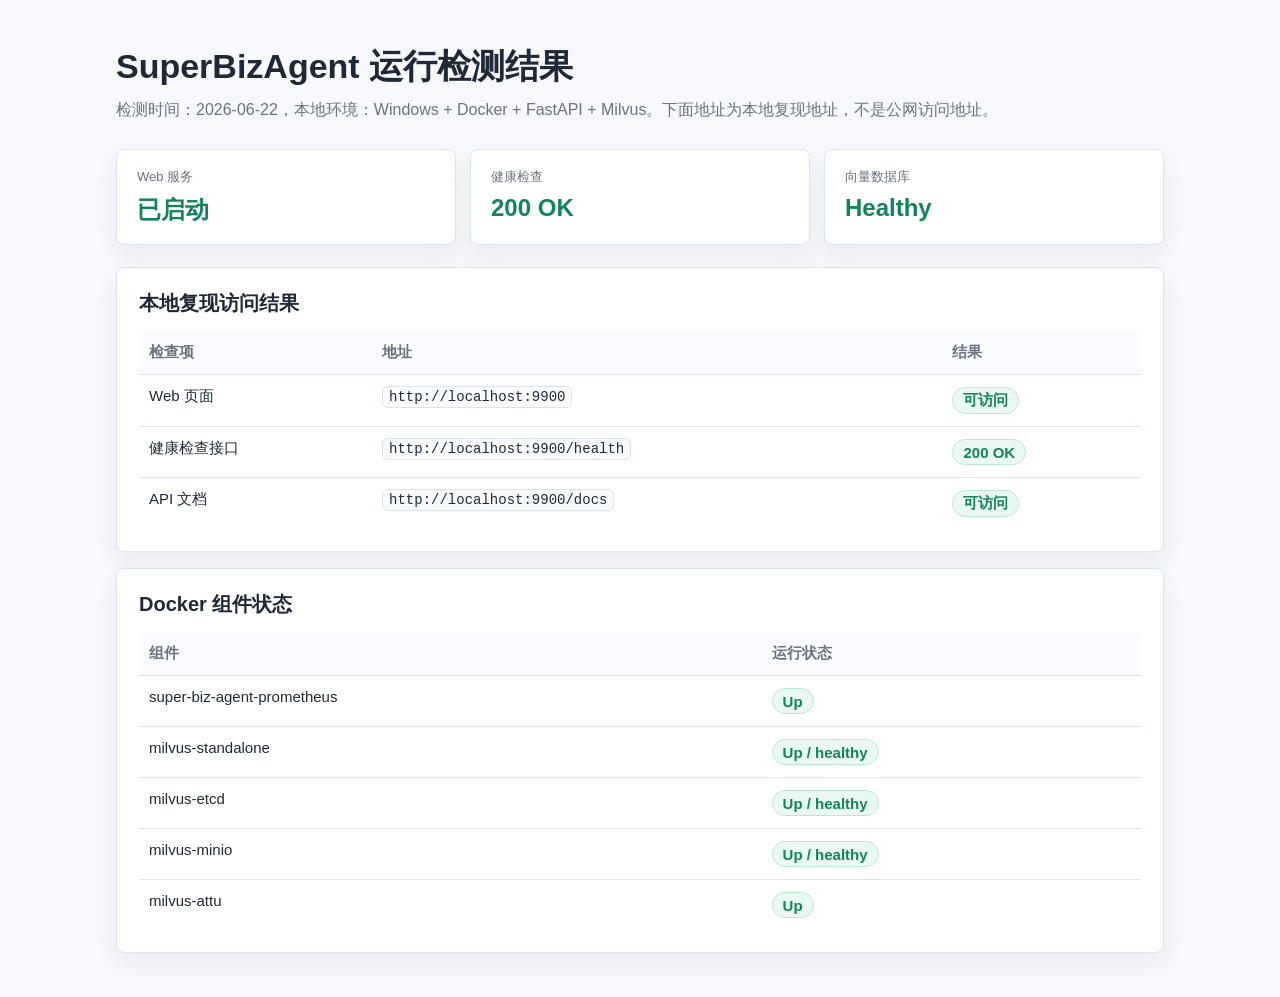
<file: reports/run_status.html>
<!doctype html>
<html lang="zh-CN">
<head>
  <meta charset="utf-8">
  <meta name="viewport" content="width=device-width, initial-scale=1">
  <title>SuperBizAgent 运行检测结果</title>
  <style>
    :root {
      color-scheme: light;
      --bg: #f6f8fb;
      --panel: #ffffff;
      --text: #1f2937;
      --muted: #6b7280;
      --line: #dbe3ef;
      --ok: #11845b;
      --blue: #2563eb;
    }

    * { box-sizing: border-box; }

    body {
      margin: 0;
      min-height: 100vh;
      background: var(--bg);
      color: var(--text);
      font-family: Arial, sans-serif;
    }

    .page {
      max-width: 1120px;
      margin: 0 auto;
      padding: 44px 36px;
    }

    h1 {
      margin: 0 0 10px;
      font-size: 34px;
      font-weight: 760;
      letter-spacing: 0;
    }

    .subtitle {
      margin: 0 0 28px;
      color: var(--muted);
      font-size: 16px;
    }

    .summary {
      display: grid;
      grid-template-columns: repeat(3, minmax(0, 1fr));
      gap: 14px;
      margin-bottom: 22px;
    }

    .metric,
    .panel {
      background: var(--panel);
      border: 1px solid var(--line);
      border-radius: 8px;
      box-shadow: 0 10px 24px rgba(31, 41, 55, 0.06);
    }

    .metric {
      padding: 18px 20px;
    }

    .metric-label {
      color: var(--muted);
      font-size: 13px;
      margin-bottom: 8px;
    }

    .metric-value {
      font-size: 24px;
      font-weight: 760;
    }

    .ok { color: var(--ok); }
    .blue { color: var(--blue); }

    .panel {
      padding: 22px;
      margin-top: 16px;
    }

    h2 {
      margin: 0 0 14px;
      font-size: 20px;
    }

    table {
      width: 100%;
      border-collapse: collapse;
      font-size: 15px;
    }

    th,
    td {
      padding: 12px 10px;
      border-bottom: 1px solid var(--line);
      text-align: left;
      vertical-align: top;
    }

    th {
      color: var(--muted);
      font-weight: 650;
      background: #f9fbfe;
    }

    tr:last-child td { border-bottom: 0; }

    code {
      padding: 2px 6px;
      border: 1px solid var(--line);
      border-radius: 6px;
      background: #f8fafc;
      font-family: Consolas, monospace;
      font-size: 14px;
    }

    .badge {
      display: inline-flex;
      align-items: center;
      min-height: 26px;
      padding: 3px 10px;
      border-radius: 999px;
      color: var(--ok);
      background: #e9f8f1;
      border: 1px solid #b9e8d3;
      font-weight: 700;
      white-space: nowrap;
    }
  </style>
</head>
<body>
  <main class="page">
    <h1>SuperBizAgent 运行检测结果</h1>
    <p class="subtitle">检测时间：2026-06-22，本地环境：Windows + Docker + FastAPI + Milvus。下面地址为本地复现地址，不是公网访问地址。</p>

    <section class="summary">
      <div class="metric">
        <div class="metric-label">Web 服务</div>
        <div class="metric-value ok">已启动</div>
      </div>
      <div class="metric">
        <div class="metric-label">健康检查</div>
        <div class="metric-value ok">200 OK</div>
      </div>
      <div class="metric">
        <div class="metric-label">向量数据库</div>
        <div class="metric-value ok">Healthy</div>
      </div>
    </section>

    <section class="panel">
      <h2>本地复现访问结果</h2>
      <table>
        <thead>
          <tr>
            <th>检查项</th>
            <th>地址</th>
            <th>结果</th>
          </tr>
        </thead>
        <tbody>
          <tr>
            <td>Web 页面</td>
            <td><code>http://localhost:9900</code></td>
            <td><span class="badge">可访问</span></td>
          </tr>
          <tr>
            <td>健康检查接口</td>
            <td><code>http://localhost:9900/health</code></td>
            <td><span class="badge">200 OK</span></td>
          </tr>
          <tr>
            <td>API 文档</td>
            <td><code>http://localhost:9900/docs</code></td>
            <td><span class="badge">可访问</span></td>
          </tr>
        </tbody>
      </table>
    </section>

    <section class="panel">
      <h2>Docker 组件状态</h2>
      <table>
        <thead>
          <tr>
            <th>组件</th>
            <th>运行状态</th>
          </tr>
        </thead>
        <tbody>
          <tr>
            <td>super-biz-agent-prometheus</td>
            <td><span class="badge">Up</span></td>
          </tr>
          <tr>
            <td>milvus-standalone</td>
            <td><span class="badge">Up / healthy</span></td>
          </tr>
          <tr>
            <td>milvus-etcd</td>
            <td><span class="badge">Up / healthy</span></td>
          </tr>
          <tr>
            <td>milvus-minio</td>
            <td><span class="badge">Up / healthy</span></td>
          </tr>
          <tr>
            <td>milvus-attu</td>
            <td><span class="badge">Up</span></td>
          </tr>
        </tbody>
      </table>
    </section>
  </main>
</body>
</html>
</file>
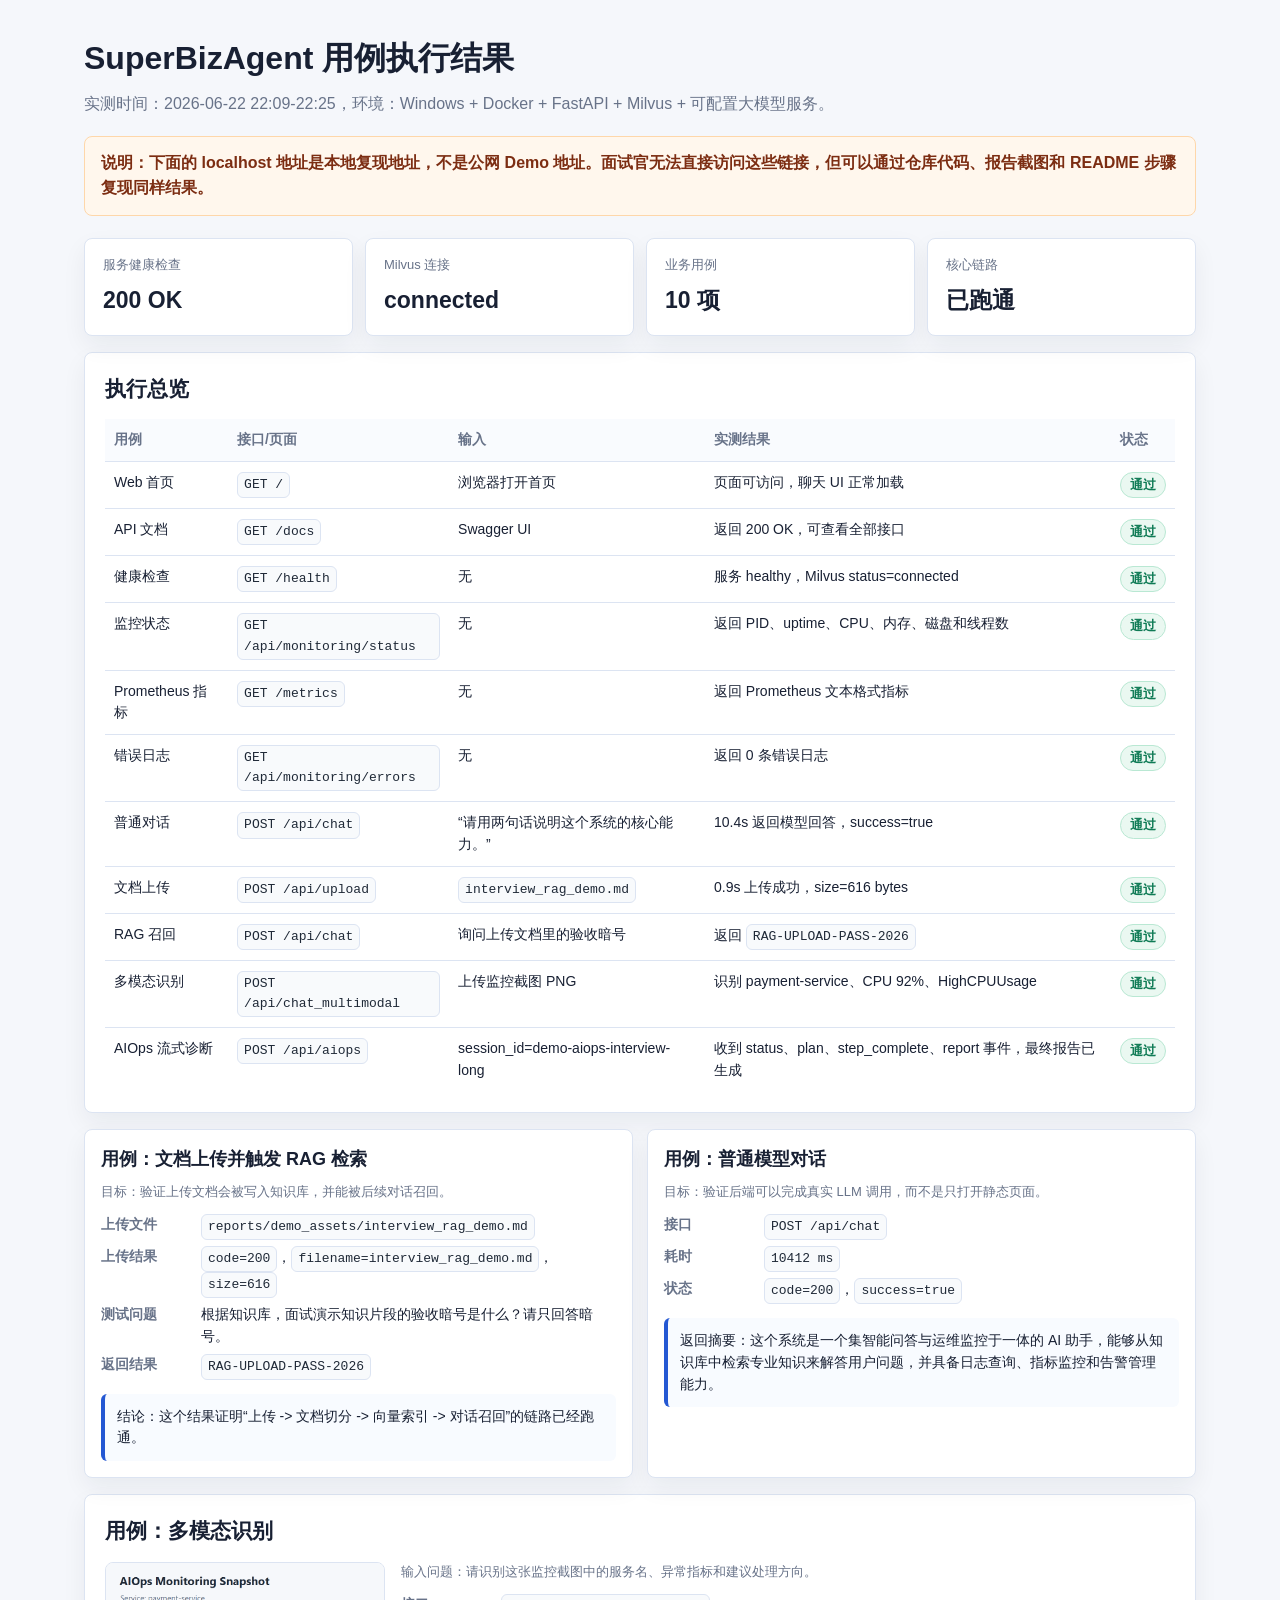
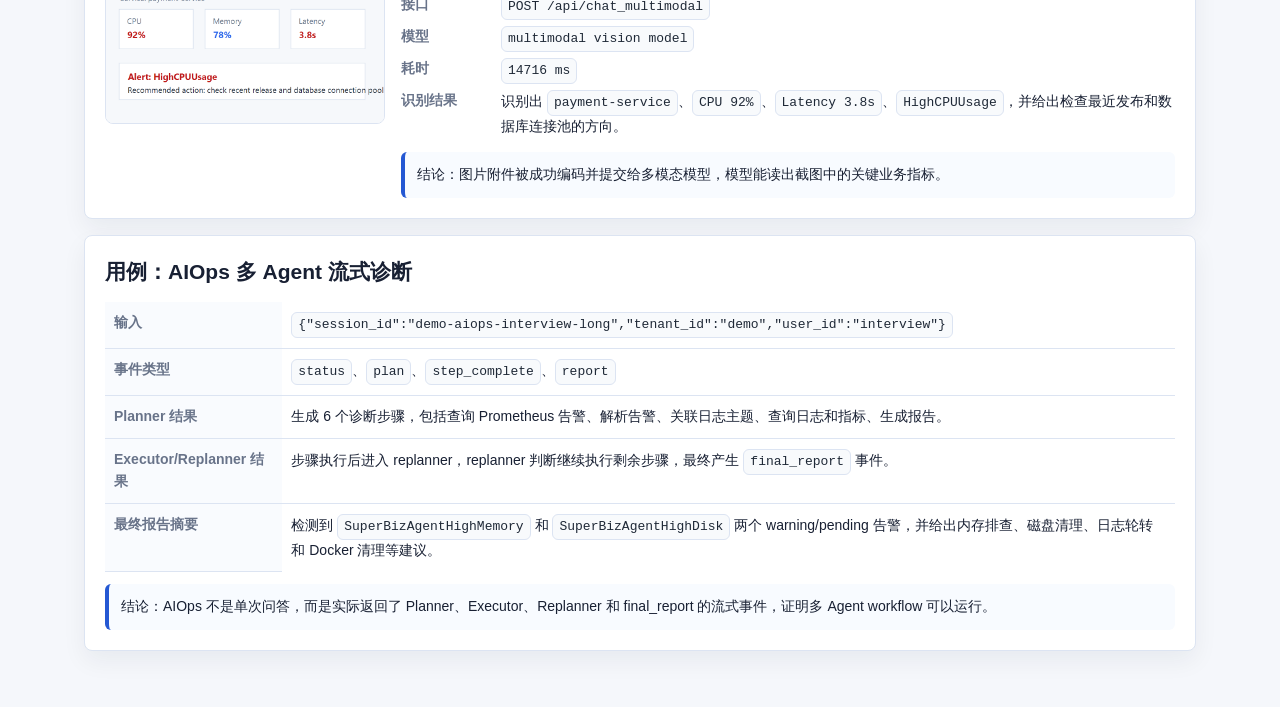
<file: reports/test_results.html>
<!doctype html>
<html lang="zh-CN">
<head>
  <meta charset="utf-8">
  <meta name="viewport" content="width=device-width, initial-scale=1">
  <title>SuperBizAgent 用例执行结果</title>
  <style>
    :root {
      color-scheme: light;
      --bg: #f5f7fb;
      --panel: #ffffff;
      --text: #182033;
      --muted: #687389;
      --line: #dce4f2;
      --ok: #0f7b55;
      --warn: #b45309;
      --blue: #2458d3;
      --soft-ok: #eaf8f1;
      --soft-warn: #fff7ed;
      --soft-blue: #edf4ff;
    }

    * {
      box-sizing: border-box;
    }

    body {
      margin: 0;
      background: var(--bg);
      color: var(--text);
      font-family: Arial, sans-serif;
      line-height: 1.55;
    }

    .page {
      max-width: 1180px;
      margin: 0 auto;
      padding: 34px 34px 56px;
    }

    h1 {
      margin: 0 0 8px;
      font-size: 32px;
      letter-spacing: 0;
    }

    h2 {
      margin: 0 0 14px;
      font-size: 21px;
    }

    h3 {
      margin: 0 0 8px;
      font-size: 18px;
    }

    p {
      margin: 0;
    }

    code {
      display: inline-block;
      max-width: 100%;
      padding: 2px 6px;
      border: 1px solid var(--line);
      border-radius: 6px;
      background: #f8fafc;
      color: #1f2937;
      font-family: Consolas, "SFMono-Regular", monospace;
      font-size: 13px;
      overflow-wrap: anywhere;
    }

    .subtitle {
      color: var(--muted);
      margin-bottom: 20px;
    }

    .notice {
      margin: 18px 0 22px;
      padding: 14px 16px;
      border: 1px solid #fed7aa;
      border-radius: 8px;
      background: var(--soft-warn);
      color: #7c2d12;
      font-weight: 650;
    }

    .summary {
      display: grid;
      grid-template-columns: repeat(4, minmax(0, 1fr));
      gap: 12px;
      margin-bottom: 16px;
    }

    .metric,
    .panel,
    .case {
      background: var(--panel);
      border: 1px solid var(--line);
      border-radius: 8px;
      box-shadow: 0 10px 24px rgba(24, 32, 51, 0.06);
    }

    .metric {
      padding: 16px 18px;
    }

    .metric-label {
      color: var(--muted);
      font-size: 13px;
      margin-bottom: 8px;
    }

    .metric-value {
      font-size: 23px;
      font-weight: 760;
    }

    .panel {
      padding: 20px;
      margin-top: 16px;
    }

    table {
      width: 100%;
      border-collapse: collapse;
      font-size: 14px;
    }

    th,
    td {
      padding: 10px 9px;
      border-bottom: 1px solid var(--line);
      text-align: left;
      vertical-align: top;
    }

    th {
      color: var(--muted);
      background: #f9fbfe;
      font-weight: 700;
    }

    tr:last-child td {
      border-bottom: 0;
    }

    .badge {
      display: inline-flex;
      align-items: center;
      min-height: 24px;
      padding: 2px 9px;
      border-radius: 999px;
      white-space: nowrap;
      font-size: 13px;
      font-weight: 760;
    }

    .pass {
      color: var(--ok);
      background: var(--soft-ok);
      border: 1px solid #b9e8d3;
    }

    .partial {
      color: var(--warn);
      background: var(--soft-warn);
      border: 1px solid #fed7aa;
    }

    .info {
      color: var(--blue);
      background: var(--soft-blue);
      border: 1px solid #bfd5ff;
    }

    .cases {
      display: grid;
      grid-template-columns: repeat(2, minmax(0, 1fr));
      gap: 14px;
      margin-top: 16px;
    }

    .case {
      padding: 16px;
    }

    .case-meta {
      display: grid;
      grid-template-columns: 90px minmax(0, 1fr);
      gap: 6px 10px;
      margin-top: 12px;
      font-size: 14px;
    }

    .case-meta dt {
      color: var(--muted);
      font-weight: 700;
    }

    .case-meta dd {
      margin: 0;
      min-width: 0;
    }

    .answer {
      margin-top: 12px;
      padding: 12px;
      border-left: 4px solid var(--blue);
      background: #f8fbff;
      border-radius: 6px;
      font-size: 14px;
    }

    .asset-row {
      display: grid;
      grid-template-columns: 280px minmax(0, 1fr);
      gap: 16px;
      align-items: start;
    }

    .asset-row img {
      width: 100%;
      border: 1px solid var(--line);
      border-radius: 8px;
      background: #fff;
    }

    .small {
      color: var(--muted);
      font-size: 13px;
    }

    @media (max-width: 860px) {
      .summary,
      .cases,
      .asset-row {
        grid-template-columns: 1fr;
      }
    }
  </style>
</head>
<body>
  <main class="page">
    <h1>SuperBizAgent 用例执行结果</h1>
    <p class="subtitle">实测时间：2026-06-22 22:09-22:25，环境：Windows + Docker + FastAPI + Milvus + 可配置大模型服务。</p>

    <div class="notice">
      说明：下面的 localhost 地址是本地复现地址，不是公网 Demo 地址。面试官无法直接访问这些链接，但可以通过仓库代码、报告截图和 README 步骤复现同样结果。
    </div>

    <section class="summary" id="overview">
      <div class="metric">
        <div class="metric-label">服务健康检查</div>
        <div class="metric-value">200 OK</div>
      </div>
      <div class="metric">
        <div class="metric-label">Milvus 连接</div>
        <div class="metric-value">connected</div>
      </div>
      <div class="metric">
        <div class="metric-label">业务用例</div>
        <div class="metric-value">10 项</div>
      </div>
      <div class="metric">
        <div class="metric-label">核心链路</div>
        <div class="metric-value">已跑通</div>
      </div>
    </section>

    <section class="panel">
      <h2>执行总览</h2>
      <table>
        <thead>
          <tr>
            <th>用例</th>
            <th>接口/页面</th>
            <th>输入</th>
            <th>实测结果</th>
            <th>状态</th>
          </tr>
        </thead>
        <tbody>
          <tr>
            <td>Web 首页</td>
            <td><code>GET /</code></td>
            <td>浏览器打开首页</td>
            <td>页面可访问，聊天 UI 正常加载</td>
            <td><span class="badge pass">通过</span></td>
          </tr>
          <tr>
            <td>API 文档</td>
            <td><code>GET /docs</code></td>
            <td>Swagger UI</td>
            <td>返回 200 OK，可查看全部接口</td>
            <td><span class="badge pass">通过</span></td>
          </tr>
          <tr>
            <td>健康检查</td>
            <td><code>GET /health</code></td>
            <td>无</td>
            <td>服务 healthy，Milvus status=connected</td>
            <td><span class="badge pass">通过</span></td>
          </tr>
          <tr>
            <td>监控状态</td>
            <td><code>GET /api/monitoring/status</code></td>
            <td>无</td>
            <td>返回 PID、uptime、CPU、内存、磁盘和线程数</td>
            <td><span class="badge pass">通过</span></td>
          </tr>
          <tr>
            <td>Prometheus 指标</td>
            <td><code>GET /metrics</code></td>
            <td>无</td>
            <td>返回 Prometheus 文本格式指标</td>
            <td><span class="badge pass">通过</span></td>
          </tr>
          <tr>
            <td>错误日志</td>
            <td><code>GET /api/monitoring/errors</code></td>
            <td>无</td>
            <td>返回 0 条错误日志</td>
            <td><span class="badge pass">通过</span></td>
          </tr>
          <tr>
            <td>普通对话</td>
            <td><code>POST /api/chat</code></td>
            <td>“请用两句话说明这个系统的核心能力。”</td>
            <td>10.4s 返回模型回答，success=true</td>
            <td><span class="badge pass">通过</span></td>
          </tr>
          <tr>
            <td>文档上传</td>
            <td><code>POST /api/upload</code></td>
            <td><code>interview_rag_demo.md</code></td>
            <td>0.9s 上传成功，size=616 bytes</td>
            <td><span class="badge pass">通过</span></td>
          </tr>
          <tr>
            <td>RAG 召回</td>
            <td><code>POST /api/chat</code></td>
            <td>询问上传文档里的验收暗号</td>
            <td>返回 <code>RAG-UPLOAD-PASS-2026</code></td>
            <td><span class="badge pass">通过</span></td>
          </tr>
          <tr>
            <td>多模态识别</td>
            <td><code>POST /api/chat_multimodal</code></td>
            <td>上传监控截图 PNG</td>
            <td>识别 payment-service、CPU 92%、HighCPUUsage</td>
            <td><span class="badge pass">通过</span></td>
          </tr>
          <tr>
            <td>AIOps 流式诊断</td>
            <td><code>POST /api/aiops</code></td>
            <td>session_id=demo-aiops-interview-long</td>
            <td>收到 status、plan、step_complete、report 事件，最终报告已生成</td>
            <td><span class="badge pass">通过</span></td>
          </tr>
        </tbody>
      </table>
    </section>

    <section class="cases" id="rag">
      <article class="case">
        <h3>用例：文档上传并触发 RAG 检索</h3>
        <p class="small">目标：验证上传文档会被写入知识库，并能被后续对话召回。</p>
        <dl class="case-meta">
          <dt>上传文件</dt>
          <dd><code>reports/demo_assets/interview_rag_demo.md</code></dd>
          <dt>上传结果</dt>
          <dd><code>code=200</code>，<code>filename=interview_rag_demo.md</code>，<code>size=616</code></dd>
          <dt>测试问题</dt>
          <dd>根据知识库，面试演示知识片段的验收暗号是什么？请只回答暗号。</dd>
          <dt>返回结果</dt>
          <dd><code>RAG-UPLOAD-PASS-2026</code></dd>
        </dl>
        <div class="answer">
          结论：这个结果证明“上传 -> 文档切分 -> 向量索引 -> 对话召回”的链路已经跑通。
        </div>
      </article>

      <article class="case">
        <h3>用例：普通模型对话</h3>
        <p class="small">目标：验证后端可以完成真实 LLM 调用，而不是只打开静态页面。</p>
        <dl class="case-meta">
          <dt>接口</dt>
          <dd><code>POST /api/chat</code></dd>
          <dt>耗时</dt>
          <dd><code>10412 ms</code></dd>
          <dt>状态</dt>
          <dd><code>code=200</code>，<code>success=true</code></dd>
        </dl>
        <div class="answer">
          返回摘要：这个系统是一个集智能问答与运维监控于一体的 AI 助手，能够从知识库中检索专业知识来解答用户问题，并具备日志查询、指标监控和告警管理能力。
        </div>
      </article>
    </section>

    <section class="panel" id="multimodal">
      <h2>用例：多模态识别</h2>
      <div class="asset-row">
        <img src="demo_assets/multimodal_alert_demo.png" alt="多模态测试输入图">
        <div>
          <p class="small">输入问题：请识别这张监控截图中的服务名、异常指标和建议处理方向。</p>
          <dl class="case-meta">
            <dt>接口</dt>
            <dd><code>POST /api/chat_multimodal</code></dd>
            <dt>模型</dt>
            <dd><code>multimodal vision model</code></dd>
            <dt>耗时</dt>
            <dd><code>14716 ms</code></dd>
            <dt>识别结果</dt>
            <dd>识别出 <code>payment-service</code>、<code>CPU 92%</code>、<code>Latency 3.8s</code>、<code>HighCPUUsage</code>，并给出检查最近发布和数据库连接池的方向。</dd>
          </dl>
          <div class="answer">
            结论：图片附件被成功编码并提交给多模态模型，模型能读出截图中的关键业务指标。
          </div>
        </div>
      </div>
    </section>

    <section class="panel" id="aiops">
      <h2>用例：AIOps 多 Agent 流式诊断</h2>
      <table>
        <tbody>
          <tr>
            <th>输入</th>
            <td><code>{"session_id":"demo-aiops-interview-long","tenant_id":"demo","user_id":"interview"}</code></td>
          </tr>
          <tr>
            <th>事件类型</th>
            <td><code>status</code>、<code>plan</code>、<code>step_complete</code>、<code>report</code></td>
          </tr>
          <tr>
            <th>Planner 结果</th>
            <td>生成 6 个诊断步骤，包括查询 Prometheus 告警、解析告警、关联日志主题、查询日志和指标、生成报告。</td>
          </tr>
          <tr>
            <th>Executor/Replanner 结果</th>
            <td>步骤执行后进入 replanner，replanner 判断继续执行剩余步骤，最终产生 <code>final_report</code> 事件。</td>
          </tr>
          <tr>
            <th>最终报告摘要</th>
            <td>检测到 <code>SuperBizAgentHighMemory</code> 和 <code>SuperBizAgentHighDisk</code> 两个 warning/pending 告警，并给出内存排查、磁盘清理、日志轮转和 Docker 清理等建议。</td>
          </tr>
        </tbody>
      </table>
      <div class="answer">
        结论：AIOps 不是单次问答，而是实际返回了 Planner、Executor、Replanner 和 final_report 的流式事件，证明多 Agent workflow 可以运行。
      </div>
    </section>
  </main>
</body>
</html>
</file>
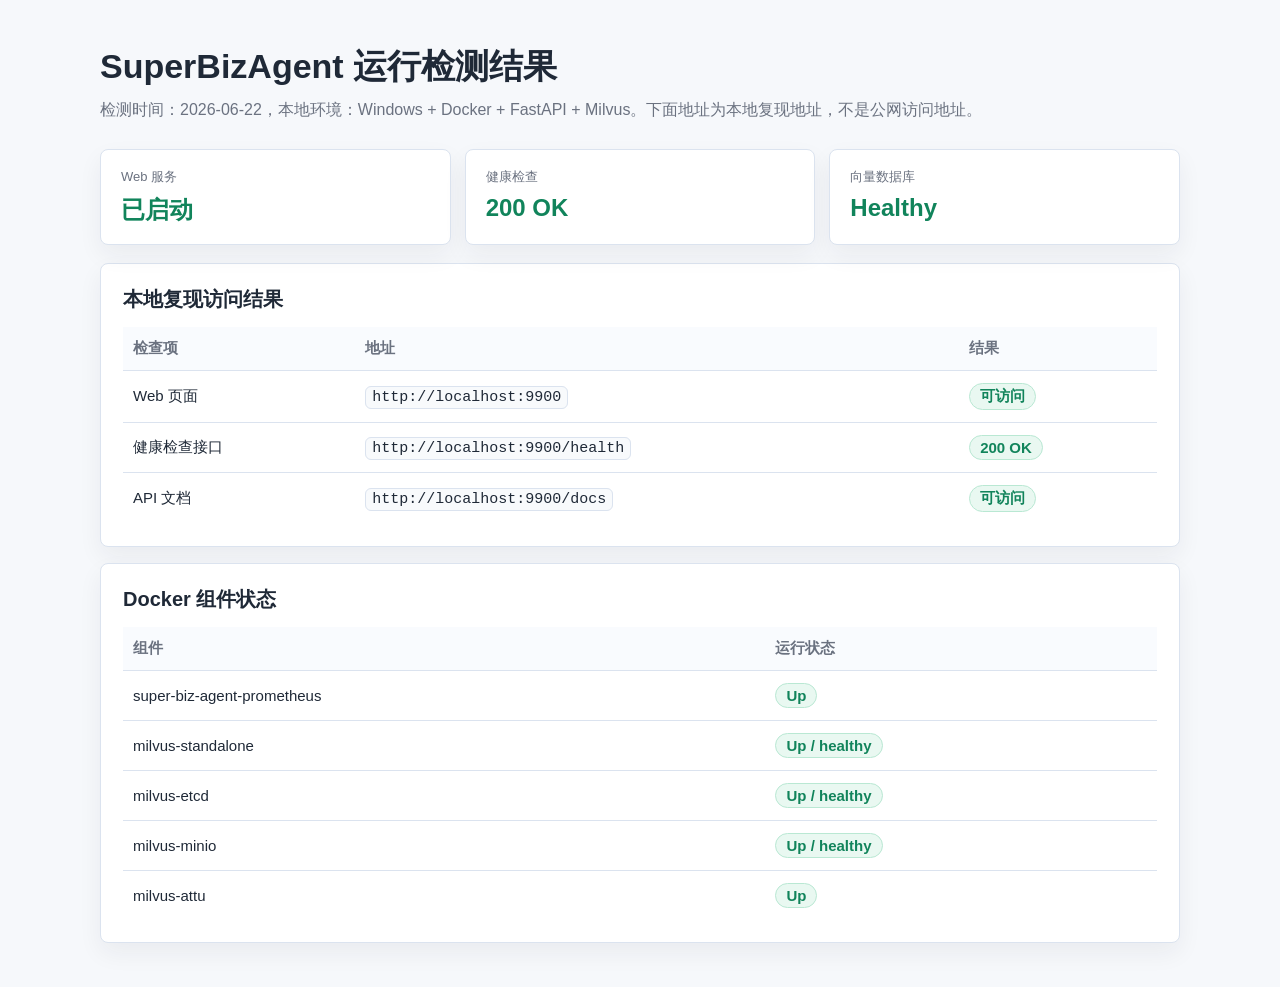
<file: static/run_status.html>
<!doctype html>
<html lang="zh-CN">
<head>
  <meta charset="utf-8">
  <meta name="viewport" content="width=device-width, initial-scale=1">
  <title>SuperBizAgent 运行检测结果</title>
  <style>
    body {
      margin: 0;
      min-height: 100vh;
      background: #f6f8fb;
      color: #1f2937;
      font-family: Arial, sans-serif;
    }
    main {
      max-width: 1080px;
      margin: 0 auto;
      padding: 44px 36px;
    }
    h1 {
      margin: 0 0 10px;
      font-size: 34px;
      letter-spacing: 0;
    }
    .subtitle {
      margin: 0 0 28px;
      color: #6b7280;
      font-size: 16px;
    }
    .summary {
      display: grid;
      grid-template-columns: repeat(3, minmax(0, 1fr));
      gap: 14px;
      margin-bottom: 18px;
    }
    .card, section {
      background: #fff;
      border: 1px solid #dbe3ef;
      border-radius: 8px;
      box-shadow: 0 10px 24px rgba(31, 41, 55, 0.06);
    }
    .card {
      padding: 18px 20px;
    }
    .label {
      color: #6b7280;
      font-size: 13px;
      margin-bottom: 8px;
    }
    .value {
      color: #11845b;
      font-size: 24px;
      font-weight: 760;
    }
    section {
      padding: 22px;
      margin-top: 16px;
    }
    h2 {
      margin: 0 0 14px;
      font-size: 20px;
    }
    table {
      width: 100%;
      border-collapse: collapse;
      font-size: 15px;
    }
    th, td {
      padding: 12px 10px;
      border-bottom: 1px solid #dbe3ef;
      text-align: left;
    }
    th {
      color: #6b7280;
      background: #f9fbfe;
    }
    tr:last-child td {
      border-bottom: 0;
    }
    code {
      padding: 2px 6px;
      border: 1px solid #dbe3ef;
      border-radius: 6px;
      background: #f8fafc;
      font-family: Consolas, monospace;
    }
    .badge {
      display: inline-flex;
      padding: 3px 10px;
      border-radius: 999px;
      color: #11845b;
      background: #e9f8f1;
      border: 1px solid #b9e8d3;
      font-weight: 700;
    }
  </style>
</head>
<body>
  <main>
    <h1>SuperBizAgent 运行检测结果</h1>
    <p class="subtitle">检测时间：2026-06-22，本地环境：Windows + Docker + FastAPI + Milvus。下面地址为本地复现地址，不是公网访问地址。</p>

    <div class="summary">
      <div class="card">
        <div class="label">Web 服务</div>
        <div class="value">已启动</div>
      </div>
      <div class="card">
        <div class="label">健康检查</div>
        <div class="value">200 OK</div>
      </div>
      <div class="card">
        <div class="label">向量数据库</div>
        <div class="value">Healthy</div>
      </div>
    </div>

    <section>
      <h2>本地复现访问结果</h2>
      <table>
        <thead>
          <tr><th>检查项</th><th>地址</th><th>结果</th></tr>
        </thead>
        <tbody>
          <tr><td>Web 页面</td><td><code>http://localhost:9900</code></td><td><span class="badge">可访问</span></td></tr>
          <tr><td>健康检查接口</td><td><code>http://localhost:9900/health</code></td><td><span class="badge">200 OK</span></td></tr>
          <tr><td>API 文档</td><td><code>http://localhost:9900/docs</code></td><td><span class="badge">可访问</span></td></tr>
        </tbody>
      </table>
    </section>

    <section>
      <h2>Docker 组件状态</h2>
      <table>
        <thead>
          <tr><th>组件</th><th>运行状态</th></tr>
        </thead>
        <tbody>
          <tr><td>super-biz-agent-prometheus</td><td><span class="badge">Up</span></td></tr>
          <tr><td>milvus-standalone</td><td><span class="badge">Up / healthy</span></td></tr>
          <tr><td>milvus-etcd</td><td><span class="badge">Up / healthy</span></td></tr>
          <tr><td>milvus-minio</td><td><span class="badge">Up / healthy</span></td></tr>
          <tr><td>milvus-attu</td><td><span class="badge">Up</span></td></tr>
        </tbody>
      </table>
    </section>
  </main>
</body>
</html>
</file>
